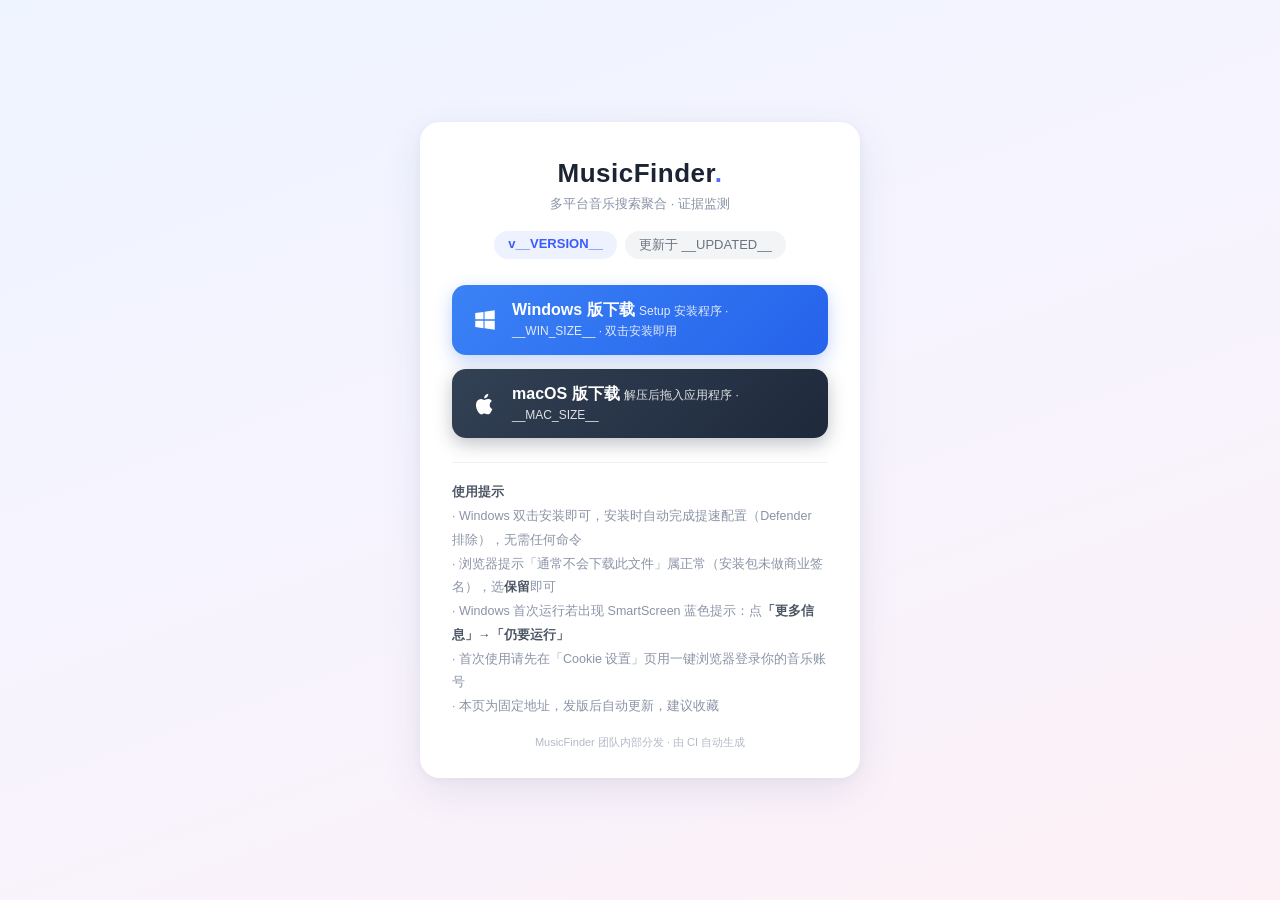
<file: download.html>
<!DOCTYPE html>
<html lang="zh-CN">
<head>
<meta charset="UTF-8">
<meta name="viewport" content="width=device-width, initial-scale=1">
<title>MusicFinder 安装包下载</title>
<style>
  * { margin: 0; padding: 0; box-sizing: border-box; }
  body {
    font-family: -apple-system, BlinkMacSystemFont, "PingFang SC", "Microsoft YaHei", "Segoe UI", sans-serif;
    min-height: 100vh;
    background: linear-gradient(160deg, #eef4ff 0%, #f6f4ff 45%, #fdf1f6 100%);
    display: flex; align-items: center; justify-content: center;
    padding: 24px 16px;
  }
  .card {
    width: 100%; max-width: 440px;
    background: #fff; border-radius: 20px;
    box-shadow: 0 12px 40px rgba(50, 70, 120, .10), 0 2px 8px rgba(50,70,120,.05);
    padding: 36px 32px 28px;
    text-align: center;
  }
  .logo {
    font-size: 26px; font-weight: 700; letter-spacing: .5px; color: #1c2433;
  }
  .logo .dot { color: #4f6ef7; }
  .slogan { margin-top: 6px; font-size: 13px; color: #8a93a6; }
  .badges { margin-top: 18px; display: flex; gap: 8px; justify-content: center; flex-wrap: wrap; }
  .badge {
    display: inline-block; padding: 5px 14px; border-radius: 999px;
    font-size: 13px; font-weight: 600;
  }
  .badge.ver  { background: #eef2ff; color: #3b5bfd; }
  .badge.time { background: #f3f4f6; color: #6b7280; font-weight: 500; }
  .btns { margin-top: 26px; display: flex; flex-direction: column; gap: 14px; }
  .btn {
    display: flex; align-items: center; gap: 14px;
    padding: 15px 20px; border-radius: 14px;
    text-decoration: none; color: #fff;
    transition: transform .15s ease, box-shadow .15s ease, opacity .15s;
  }
  .btn:hover { transform: translateY(-2px); }
  .btn:active { transform: translateY(0); }
  .btn.win { background: linear-gradient(135deg, #3b82f6, #2563eb); box-shadow: 0 6px 18px rgba(37, 99, 235, .28); }
  .btn.mac { background: linear-gradient(135deg, #334155, #1e293b); box-shadow: 0 6px 18px rgba(30, 41, 59, .28); }
  .btn svg { width: 26px; height: 26px; fill: #fff; flex-shrink: 0; }
  .btn .txt { flex: 1; text-align: left; }
  .btn .t1 { font-size: 16px; font-weight: 600; }
  .btn .t2 { font-size: 12px; opacity: .85; margin-top: 2px; }
  .tips {
    margin-top: 24px; padding-top: 18px; border-top: 1px solid #f0f1f5;
    text-align: left; font-size: 12.5px; color: #8a93a6; line-height: 1.9;
  }
  .tips b { color: #4b5563; font-weight: 600; }
  .foot { margin-top: 16px; font-size: 11px; color: #b3bac6; }
</style>
</head>
<body>
<div class="card">
  <div class="logo">MusicFinder<span class="dot">.</span></div>
  <div class="slogan">多平台音乐搜索聚合 · 证据监测</div>

  <!-- 版本信息由 CI 在上传时直接渲染进页面（__PLACEHOLDER__ 占位符）：
       不依赖任何运行时请求，微信内置浏览器 / 全新电脑打开都能完整显示 -->
  <div class="badges">
    <span class="badge ver">v__VERSION__</span>
    <span class="badge time">更新于 __UPDATED__</span>
  </div>

  <div class="btns">
    <a class="btn win" href="MusicFinder-latest-Windows-Setup.exe" download>
      <svg viewBox="0 0 24 24"><path d="M3 5.55 10.6 4.5v6.9H3V5.55zM11.6 4.33 21 3v8.4h-9.4V4.33zM3 12.6h7.6v6.9L3 18.45V12.6zm8.6 0H21V21l-9.4-1.33V12.6z"/></svg>
      <span class="txt">
        <span class="t1">Windows 版下载</span>
        <span class="t2">Setup 安装程序 · __WIN_SIZE__ · 双击安装即用</span>
      </span>
    </a>
    <a class="btn mac" href="MusicFinder-latest-Mac.zip" download>
      <svg viewBox="0 0 24 24"><path d="M16.36 12.8c.03-2.35 1.92-3.48 2-3.53-1.09-1.6-2.79-1.82-3.4-1.85-1.45-.15-2.83.85-3.56.85-.74 0-1.87-.83-3.08-.81-1.58.02-3.04.92-3.86 2.34-1.65 2.86-.42 7.1 1.18 9.42.78 1.14 1.71 2.42 2.93 2.37 1.18-.05 1.62-.76 3.05-.76 1.42 0 1.82.76 3.06.74 1.26-.02 2.06-1.15 2.83-2.3.9-1.32 1.27-2.6 1.29-2.66-.03-.01-2.46-.95-2.49-3.76zM14.02 5.43c.65-.79 1.09-1.89.97-2.98-.94.04-2.07.62-2.74 1.41-.6.7-1.13 1.82-.99 2.89 1.05.08 2.11-.53 2.76-1.32z"/></svg>
      <span class="txt">
        <span class="t1">macOS 版下载</span>
        <span class="t2">解压后拖入应用程序 · __MAC_SIZE__</span>
      </span>
    </a>
  </div>

  <div class="tips">
    <b>使用提示</b><br>
    · Windows 双击安装即可，安装时自动完成提速配置（Defender 排除），无需任何命令<br>
    · 浏览器提示「通常不会下载此文件」属正常（安装包未做商业签名），选<b>保留</b>即可<br>
    · Windows 首次运行若出现 SmartScreen 蓝色提示：点<b>「更多信息」→「仍要运行」</b><br>
    · 首次使用请先在「Cookie 设置」页用一键浏览器登录你的音乐账号<br>
    · 本页为固定地址，发版后自动更新，建议收藏
  </div>

  <div class="foot">MusicFinder 团队内部分发 · 由 CI 自动生成</div>
</div>
</body>
</html>
</file>
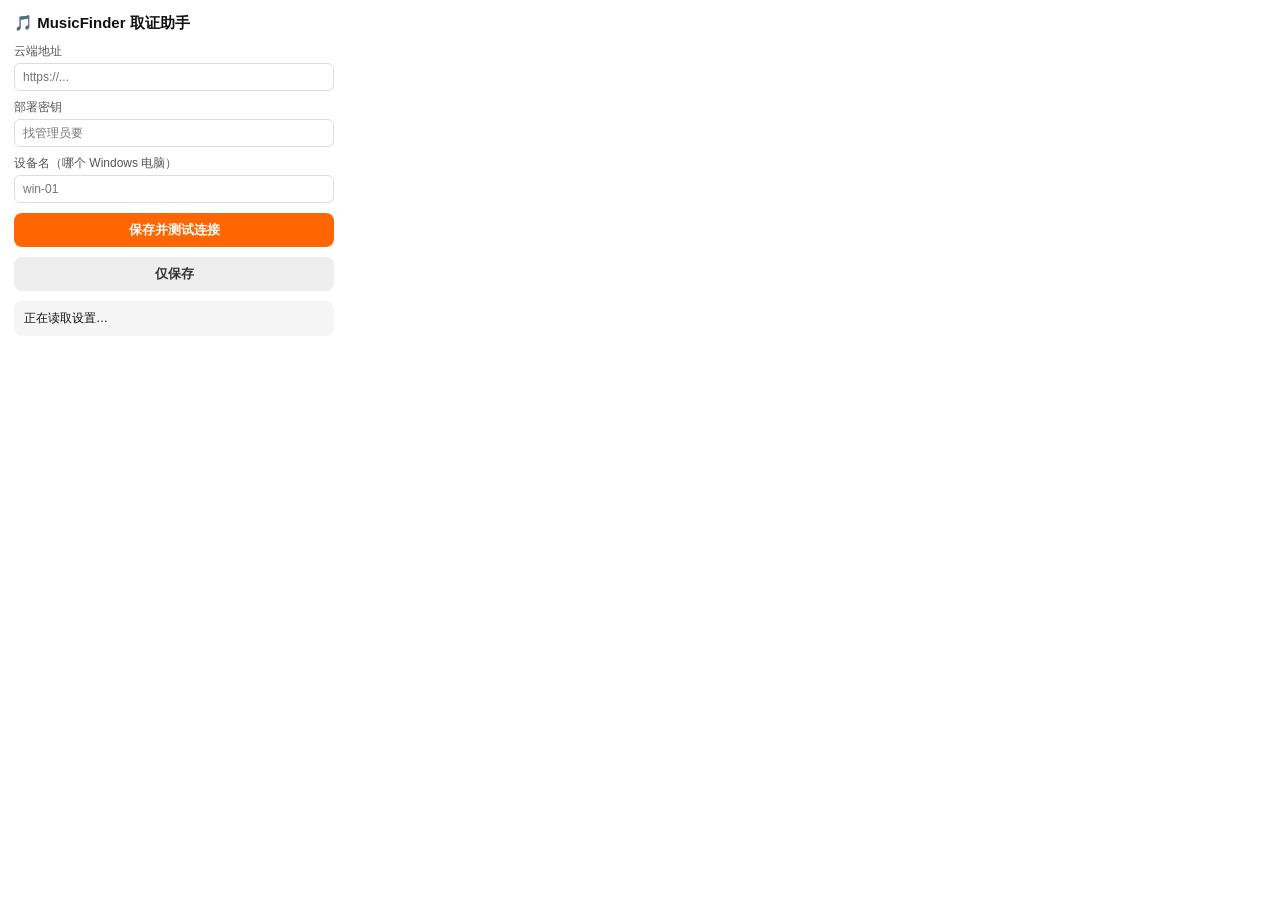
<file: extension/popup.html>
<!DOCTYPE html>
<html lang="zh-CN">
<head>
<meta charset="UTF-8">
<style>
  body { width: 320px; margin: 0; padding: 14px; font-family: -apple-system, "PingFang SC", "Microsoft YaHei", sans-serif; font-size: 13px; color: #111; }
  h3 { margin: 0 0 10px; font-size: 15px; }
  label { display: block; margin: 8px 0 3px; color: #555; font-size: 12px; }
  input { width: 100%; box-sizing: border-box; padding: 6px 8px; border: 1px solid #ddd; border-radius: 6px; font-size: 12px; }
  button { margin-top: 10px; width: 100%; padding: 8px; border: 0; border-radius: 8px; background: #f60; color: #fff; font-weight: 700; cursor: pointer; }
  button.sec { background: #eee; color: #333; }
  #state { margin-top: 10px; padding: 8px 10px; border-radius: 8px; background: #f5f5f5; font-size: 12px; line-height: 1.6; }
  .ok { color: #16a34a; font-weight: 700; }
  .bad { color: #dc2626; font-weight: 700; }
</style>
</head>
<body>
  <h3>🎵 MusicFinder 取证助手</h3>
  <label>云端地址</label>
  <input id="cloudUrl" placeholder="https://...">
  <label>部署密钥</label>
  <input id="key" type="password" placeholder="找管理员要">
  <label>设备名（哪个 Windows 电脑）</label>
  <input id="worker" placeholder="win-01">
  <button id="save">保存并测试连接</button>
  <button id="saveSec" class="sec">仅保存</button>
  <div id="state">正在读取设置…</div>
  <script src="popup.js"></script>
</body>
</html>
</file>
